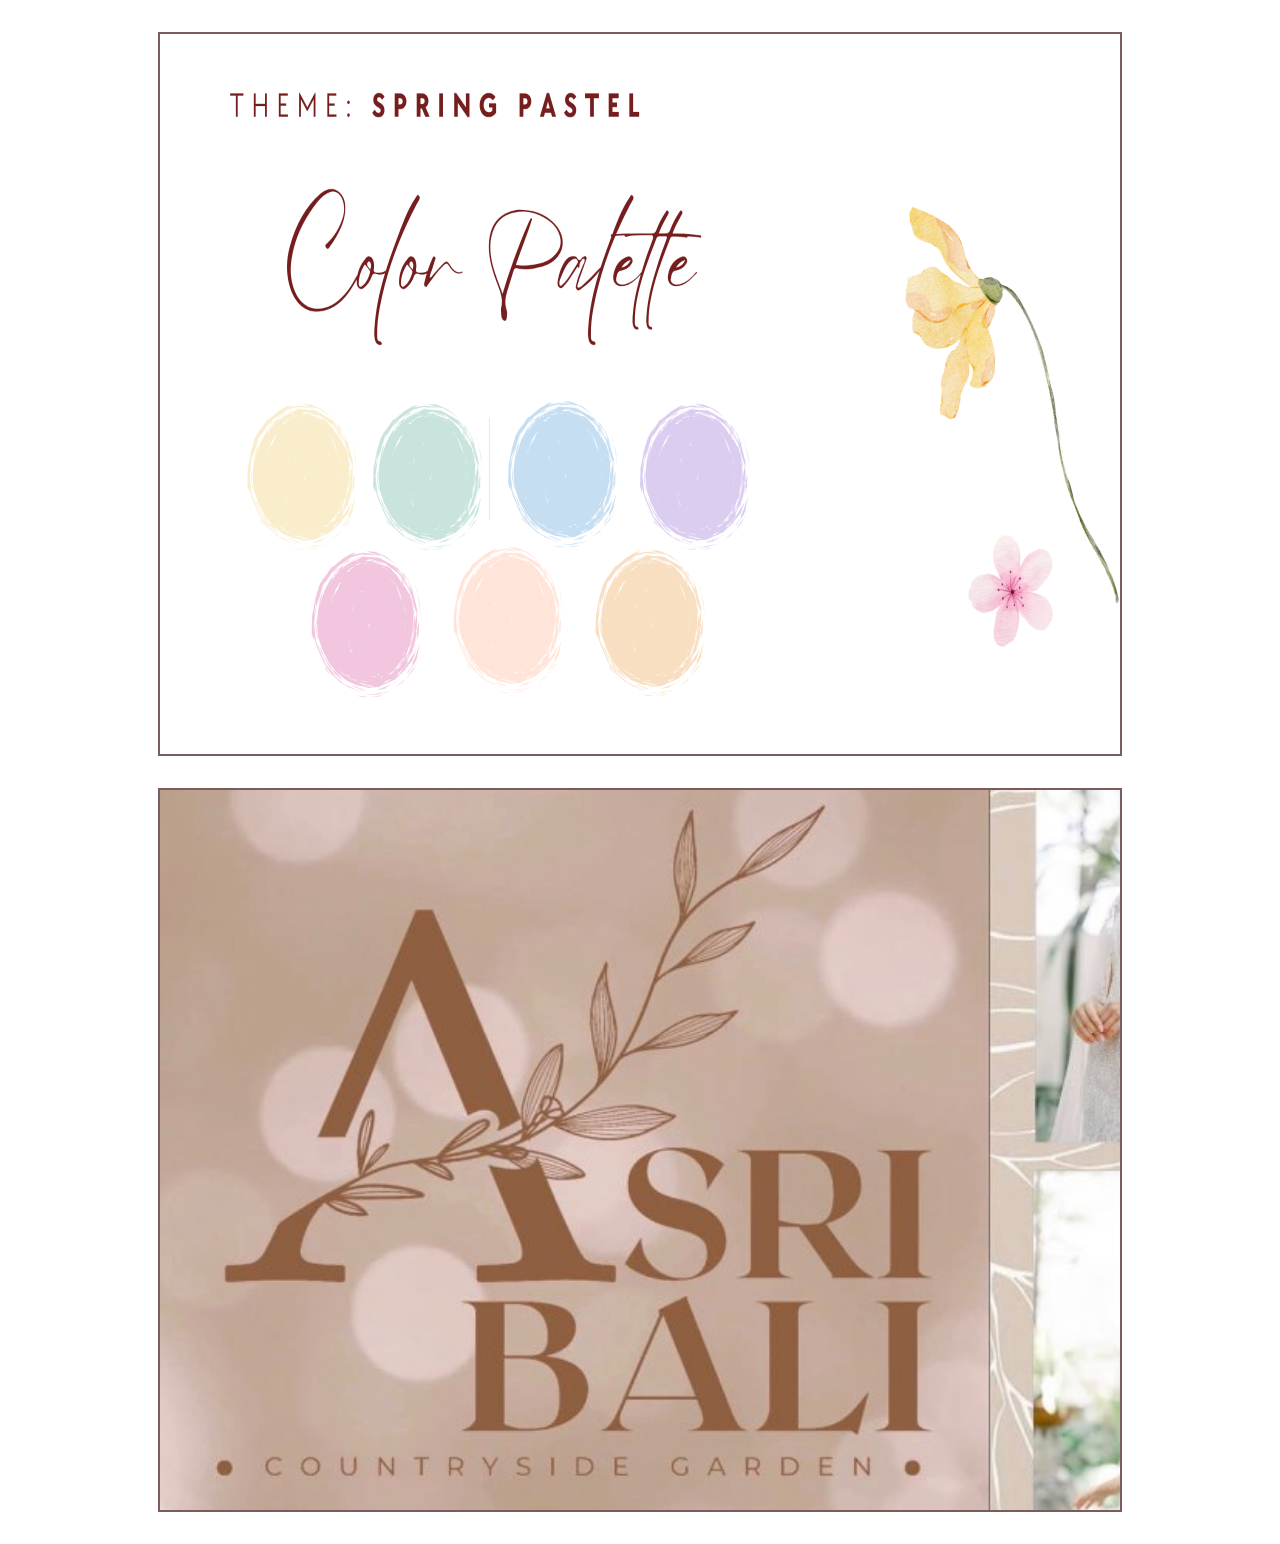
<file: e-invite/index.html>
<!DOCTYPE html>
<html lang="en">
<head>
    <meta charset="UTF-8">
    <meta name="viewport" content="width=device-width, initial-scale=1.0">
    <title>Dana & Brian E-Invite</title>
    <link rel="icon" href="pictures/bg.png" type="image/x-icon">
    <link rel="stylesheet" href="style.css">
</head>
<body>
    <header>

    </header>

    
        <section class="color-pallete">
            <img src="pictures/color.png" alt="color pallete" id="pallete">

        </section>

        <section class="venue" id="venue-slider">
            <img src="pictures/1.jpg" alt="1" class="venue-img active" id="img1">
            <img src="pictures/2.jpg" alt="2" class="venue-img" id="img2">
            <img src="pictures/3.jpg" alt="3" class="venue-img" id="img3">
            <img src="pictures/4.jpg" alt="4" class="venue-img" id="img4">
            <img src="pictures/5.jpg" alt="5" class="venue-img" id="img5">
        </section>
        
        <section class="">

        </section>

        <section>

        </section>
    

    <footer>

    </footer>



    <script src="script.js"></script>
</body>
</html>
</file>
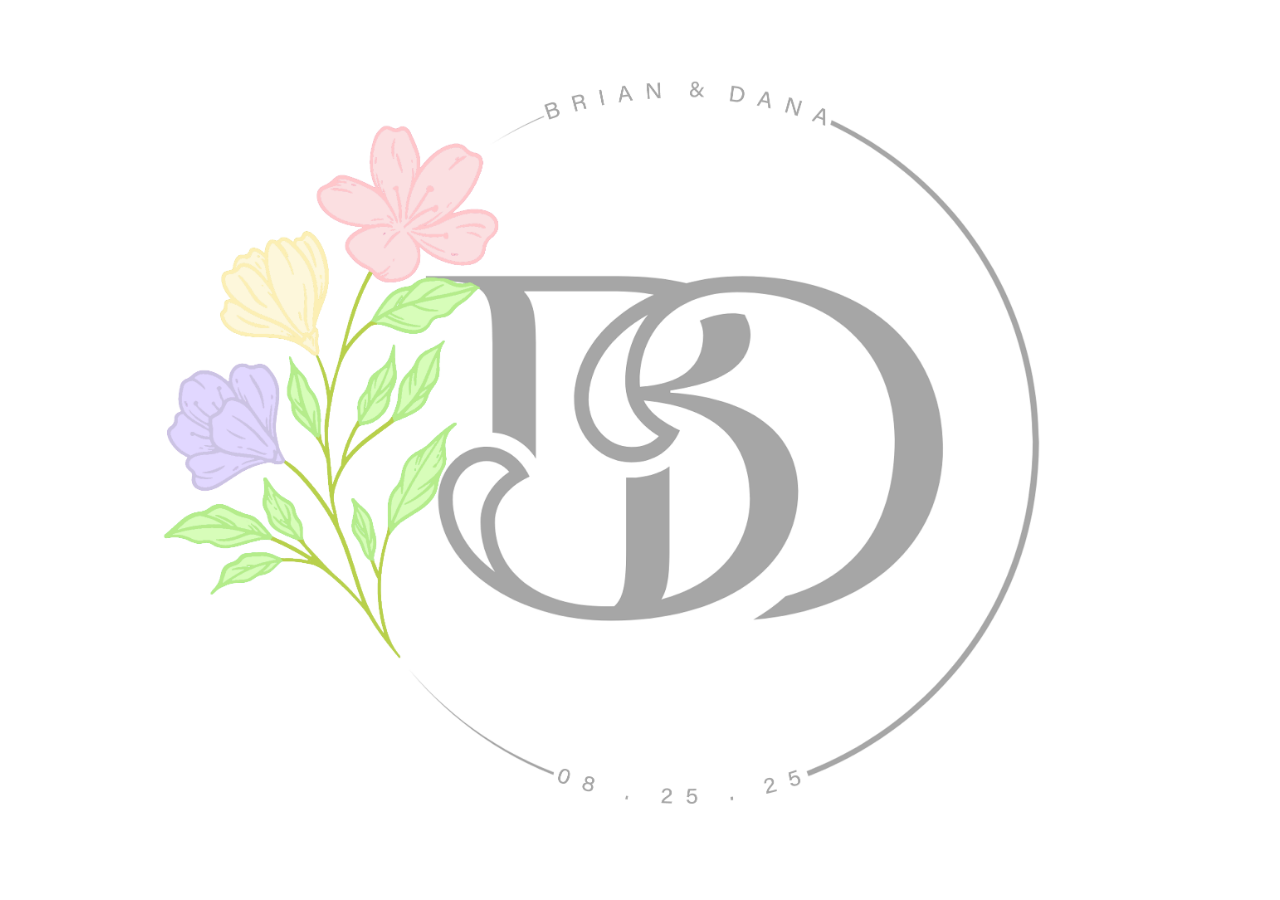
<file: e-invite/startup.html>
<!DOCTYPE html>
<html lang="en">
<head>
    <meta charset="UTF-8">
    <meta name="viewport" content="width=device-width, initial-scale=1.0">
    <title>Dana & Brian E-Invite</title>
    <link rel="icon" href="pictures/bg.png" type="image/x-icon">
    <style>
      body {
        position: relative;
        min-height: 100vh;
        margin: 0;
        padding: 0;
      }
      body::before {
        content: "";
        position: fixed;
        top: 2vw;
        left: 3.8vw;
        width: 90vw;
        height: 90vh;
        background-image: url('pictures/bg.png'); /* Make sure this path is correct */
        background-size: contain;
        background-repeat: no-repeat;
        background-position: var(--bg-x, 50%) var(--bg-y, 50%);
        z-index: -1;
        opacity: 1;
        pointer-events: none;
        transition: background-position 0.1s linear;
      }
      /* Responsive text example */
      h1, p {
        max-width: 90vw;
        margin: 0 auto;
        font-size: 4vw;
      }
      @media (max-width: 600px) {
        h1, p {
          font-size: 6vw;
        }
      }
      @font-face {
        font-family: acumin;
        src: url(fonts/Acumin-Variable-Concept.ttf) format('truetype');
        font-weight: lighter;
        font-style: normal;

      }

       #redirect-btn {
        display: none;
        position: absolute;
        width: 15vw;
        height: 10vh;
        left: 54.5%;
        top: 78%;
        transform: translate(-50%, -50%);
        text-align: center;
        font-size: 1.7vw;
        font-family: 'acumin', sans-serif;
        background: #b0f7b0;
        color: #5c5757;
        border: none;
        border-radius: 8px;
        cursor: pointer;
        box-shadow: 0 1px 6px rgba(0,0,0,0.15);
      }
      #redirect-btn:active {
        background: #eee;
      }
      #redirect-btn:hover {
        background:#96f193e0;
      }
    </style>
</head>
<body>
    
    <button id="redirect-btn" onclick="window.location.href='index.html'">Celebrate with us!</button>


    <script>
      // Pan animation: occurs once on page load, then stops
      let t = 0;
      const duration = 2000; // Animation duration in ms
      const fps = 60;
      const totalFrames = Math.round(duration / (1000 / fps));
      let frame = 0;

      function panOnce() {
        // Animate from left-top (45%, 45%) to right-bottom (55%, 55%)
        const progress = frame / totalFrames;
        const x = 45 + 10 * progress; // from 45% to 55%
        const y = 45 + 10 * progress; // from 45% to 55%
        document.body.style.setProperty('--bg-x', `${x}%`);
        document.body.style.setProperty('--bg-y', `${y}%`);
        frame++;
        if (frame <= totalFrames) {
          requestAnimationFrame(panOnce);
        } else {
          // Hold at final position
          document.body.style.setProperty('--bg-x', `55%`);
          document.body.style.setProperty('--bg-y', `55%`);

          document.getElementById('redirect-btn').style.display = 'block';
        }


      }
       document.body.style.setProperty('--bg-x', `45%`);
       document.body.style.setProperty('--bg-y', `45%`);
      // Start animation after DOM is ready
      window.addEventListener('DOMContentLoaded', panOnce);
    </script>
</body>
</html>
</file>
<file: e-invite/style.css>
.color-pallete{
    position: relative;
    display: flex; 
    border: 2px solid #795c5c;
    width: 75vw;
    height: 80vh;
    margin: 2em auto;
    justify-content: center;
    align-items: center;
}
#pallete{
    height: 100%;
    width: 100%;
}
.venue {
    position: relative;
    width: 75vw;
    height: 80vh;
    margin: 2em auto;
    display: flex;
    justify-content: center;
    align-items: center;
    border: 2px solid #795c5c;
  }
  .venue-img {
    position: absolute;
    left: 0; top: 0;
    width: 100%;
    height: 100%;
    object-fit: cover;
    opacity: 0;
    transition: opacity 1s;
    z-index: 1;
  }
  .venue-img.active {
    opacity: 1;
    z-index: 2;
  }
</file>
